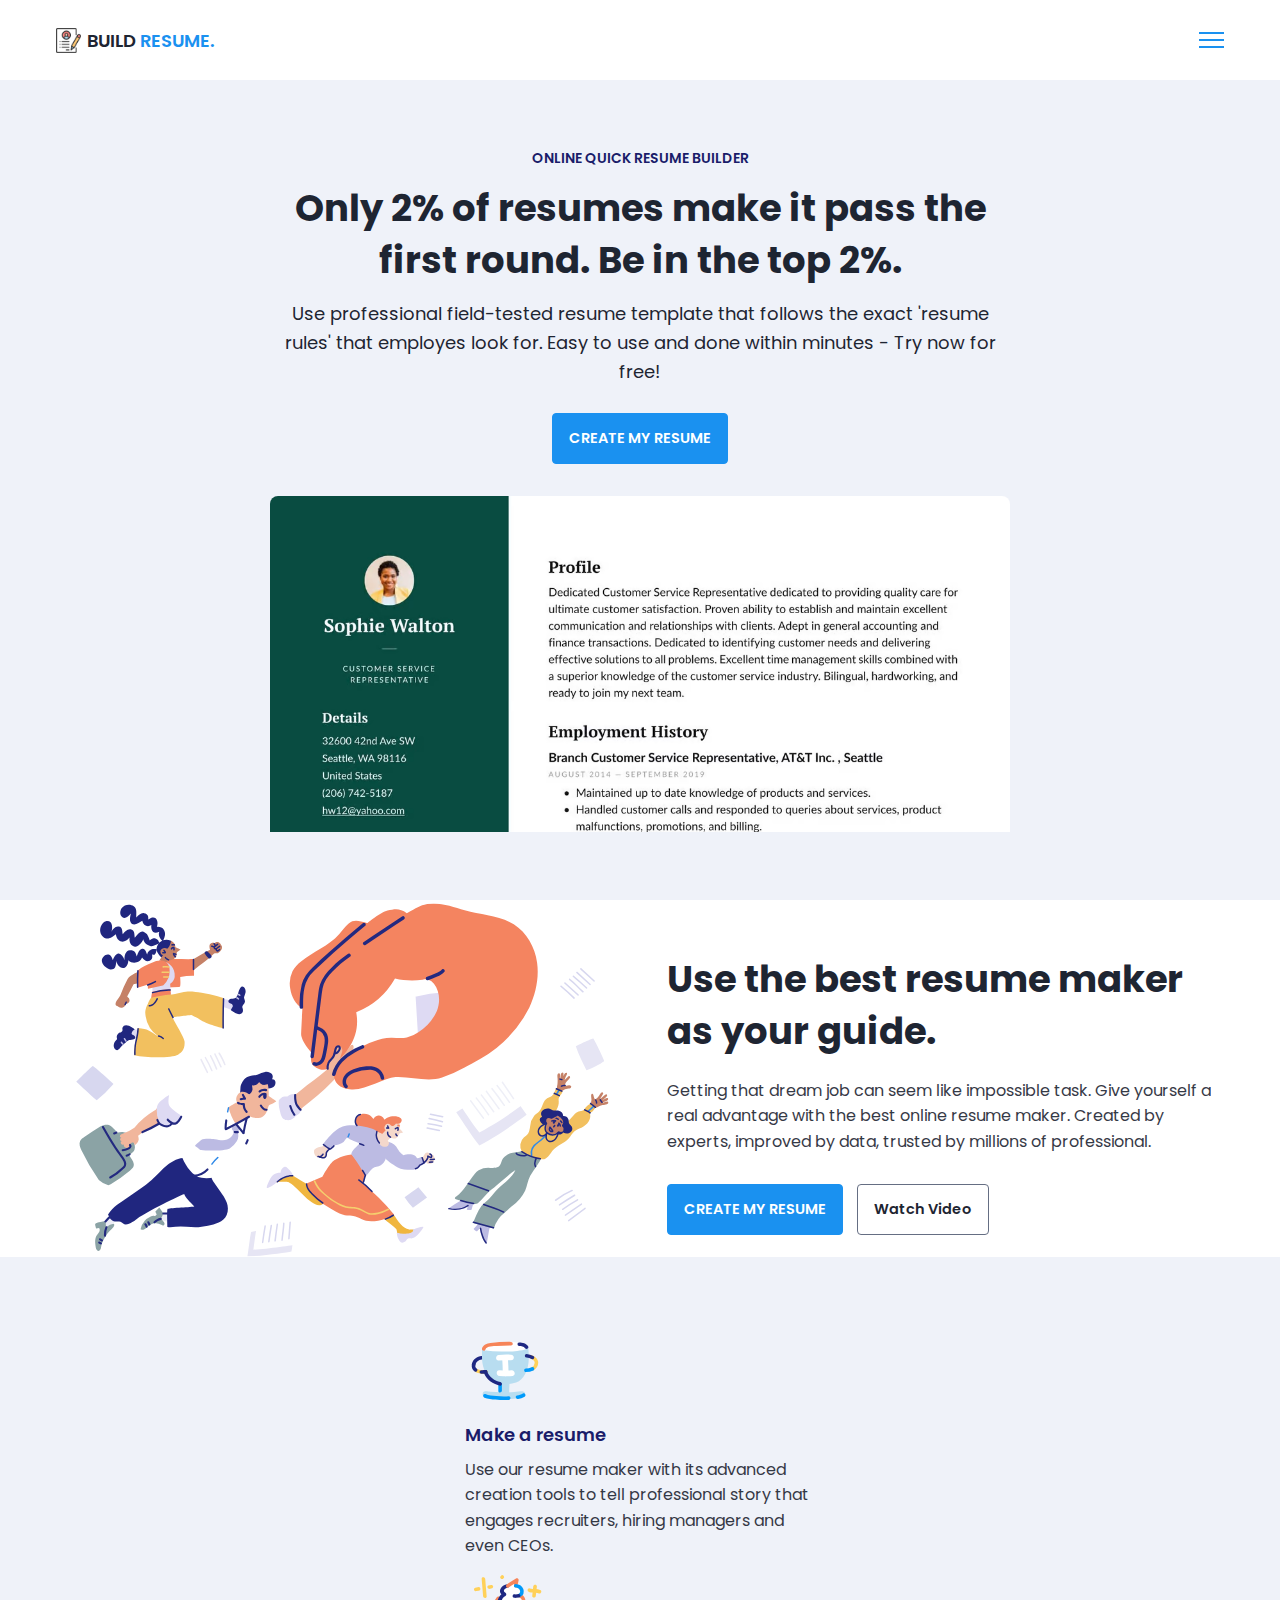
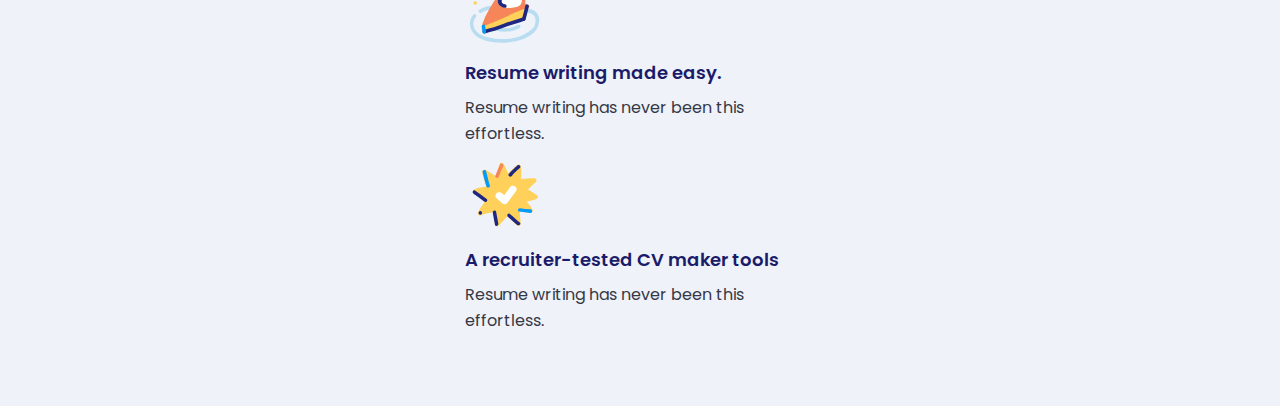
<file: index.html>
<!DOCTYPE html>
<html lang="en">

<head>
    <link rel="shortcut icon" href="favico.png" type="image/x-icon">
    <meta charset="UTF-8">
    <meta name="viewport" content="width=device-width, initial-scale=1.0">
    <title>Quick Resume Builder</title>
    <link rel="stylesheet" href="assets/css/main.css">
</head>

<body>


    <nav class="navbar bg-white">
        <div class="container">
            <div class="navbar-content">
                <div class="brand-and-toggler">
                    <a href="index.html" class="navbar-brand">
                        <img src="assets/images/curriculum-vitae.png" alt="" class="navbar-brand-icon">
                        <span class="navbar-brand-text">BUILD <span>RESUME.</span>
                    </a>
                    <button type="button" class="navbar-toggler-btn">
                        <div class="bars">
                            <div class="bar"></div>
                            <div class="bar"></div>
                            <div class="bar"></div>
                        </div>
                    </button>
                </div>
            </div>
        </div>
    </nav>

    <header class="header bg-bright" id="header">
        <div class="container">
            <div class="header-content text-center">
                <h6 class="text-uppercase text-blue-dark fs-14 fw-6">Online Quick Resume Builder</h6>
                <h1 class="lg-title">Only 2% of resumes make it pass the first round. Be in the top 2%. </h1>
                <p class="text-dark fs-18">Use professional field-tested resume template that follows the exact 'resume
                    rules' that employes look for. Easy to use and done within minutes - Try now for free!</p>
                <a href="resume.html" class="btn btn-primary text-uppercase">Create My Resume</a>
                <img src="assets/images/dublin-resume-templates.avif">
            </div>
        </div>
    </header>
    <div class="container">
        <div class="section-one-content">
            <div class="section-one-l">
                <img src="assets/images/visual-0c7080adf17f1f207276f613447c924f667dab34b7ac415cd7ef653172defd0b.svg">
            </div>
            <div class="section-one-r text-center">
                <h2 class="lg-title">Use the best resume maker as your guide.</h2>
                <p class="text">Getting that dream job can seem like impossible task. Give yourself a real advantage
                    with the best online resume maker. Created by experts, improved by data, trusted by millions of
                    professional.</p>
                <div class="btn-group">
                    <a href="resume.html" class="btn btn-primary text-uppercase">Create my resume</a>
                    <a href="#" class="btn btn-secondary">Watch Video</a>
                </div>
            </div>
        </div>
    </div>
    <div class="section-two bg-bright">
        <div class="container">
            <div class="section-two-content">
                <div class="section-item">
                    <div class="section-item">
                        <div class="section-item-icon">
                            <img src="assets/images/feature-1-edf4481d69166ac81917d1e40e6597c8d61aa970ad44367ce78049bf830fbda5.svg"
                                alt="">
                        </div>
                        <h5 class="section-item-title">Make a resume</h5>
                        <p class="text">Use our resume maker with its advanced creation tools to tell professional story
                            that engages recruiters, hiring managers and even CEOs.</p>
                        <div class="section-item-icon">
                            <img src="assets/images/feature-2-a7a471bd973c02a55d1b3f8aff578cd3c9a4c5ac4fc74423d94ecc04aef3492b.svg"
                                alt="">
                        </div>
                        <h5 class="section-item-title">Resume writing made easy.</h5>
                        <p class="text">Resume writing has never been this effortless. </p>
                        <div class="section-item-icon">
                            <img src="assets/images/feature-3-4e87a82f83e260488c36f8105e26f439fdc3ee5009372bb5e12d9421f32eabdd.svg"
                                alt="">
                        </div>
                        <h5 class="section-item-title">A recruiter-tested CV maker tools</h5>
                        <p class="text">Resume writing has never been this effortless. </p>
                    </div>
                </div>
            </div>
        </div>
    </div>
    <script src="assets/js/Authenticity.js"></script>
</body>

</html>
</file>
<file: assets/css/main.css>
@import url('https://fonts.googleapis.com/css2?family=Manrope:wght@200;300;400;500;600;700;800&family=Poppins:ital,wght@0,100;0,200;0,300;0,400;0,500;0,600;0,700;0,800;0,900;1,100;1,200;1,300;1,400;1,500;1,600;1,700;1,800;1,900&display=swap');

:root{
    --clr-blue: #1A91F0;
    --clr-blue-mid: #1170CD;
    --clr-blue-dark: #1A1C6A;
    --clr-white: #fff;
    --clr-bright: #EFF2F9;
    --clr-dark: #1e2532;
    --clr-black: #000;
    --clr-grey: #656e83;
    --clr-green: #084C41;
    --font-poppins: 'Poppins', sans-serif;
    --font-manrope: 'Manrope', sans-serif;;
    --transition: all 300ms ease-in-out;
}

*{
    padding: 0;
    margin: 0;
    box-sizing: border-box;
}

html{
    font-size: 10px;
}

body{
    font-size: 1.6rem;
    font-family: var(--font-poppins);
}

button{
    border: none;
    background-color: transparent;
    outline: 0;
    cursor: pointer;
    font-family: inherit;
}

img{
    width: 100%;
    display: block;
}

a{
    text-decoration: none;
}

/* fonts */
.font-poppins{font-family: var(--font-poppins);}
.font-manrope{font-family: var(--font-manrope);}

/* text colors */
.text-blue{color: var(--clr-blue);}
.text-blue-mid{color: var(--clr-blue-mid);}
.text-blue-dark{color: var(--clr-blue-dark);}
.text-bright{color: var(--clr-bright);}
.text-dark{color: var(--clr-dark);}
.text-grey{color: var(--clr-grey);}
.text-white{color: var(--clr-white);}

/* backgrounds */
.bg-blue{background-color: var(--clr-blue);}
.bg-blue-mid{background-color: var(--clr-blue-mid);}
.bg-blue-dark{background-color: var(--clr-blue-dark);}
.bg-bright{background-color: var(--clr-bright);}
.bg-dark{background-color: var(--clr-dark);}
.bg-grey{background-color: var(--clr-grey);}
.bg-white{background-color: var(--clr-white);}
.bg-black{background-color: var(--clr-black);}
.bg-green{background-color: var(--clr-green);}

.text-center{ text-align: center;}
.text-left{text-align: left;}
.text-right{text-align: right;}
.text-uppercase{text-transform: uppercase;}
.text-lowercase{text-transform: lowercase;}
.text-capitalize{text-transform: capitalize;}
.text{
    color: var(--clr-dark);
    opacity: 0.9;
    margin: 2rem 0;
    line-height: 1.6;
}

.fw-2{font-weight: 200;}
.fw-3{font-weight: 300;}
.fw-4{font-weight: 400;}
.fw-5{font-weight: 500;}
.fw-6{font-weight: 600;}
.fw-7{font-weight: 700;}
.fw-8{font-weight: 800;}

.fs-13{font-size: 13px;}
.fs-14{font-size: 14px;}
.fs-15{font-size: 15px;}
.fs-16{font-size: 16px;}
.fs-17{font-size: 17px;}
.fs-18{font-size: 18px;}
.fs-19{font-size: 19px;}
.fs-20{font-size: 20px;}
.fs-21{font-size: 21px;}
.fs-22{font-size: 22px;}
.fs-23{font-size: 23px;}
.fs-24{font-size: 24px;}
.fs-25{font-size: 25px;}

.ls-1{letter-spacing: 1px;}
.ls-2{letter-spacing: 2px;}

.container{
    max-width: 1200px;
    margin: 0 auto;
    padding: 0 1.6rem;
}

/* bars button */
.bars{
    display: flex;
    flex-direction: column;
    justify-content: space-between;
    height: 16.5px;
    width: 25px;
}
.bars .bar{
    width: 100%;
    height: 2px;
    background-color: var(--clr-blue);
    transition: var(--transition);
}

.bars:hover .bar{
    background-color: var(--clr-dark);
}

/* buttons */
.btn{
    font-size: 14.5px;
    font-weight: 600;
    padding: 1.4rem 1.6rem;
    border-radius: 4px;
    display: inline-block;
}

.btn-primary{
    background-color: var(--clr-blue);
    color: var(--clr-white);
    border: 1px solid var(--clr-blue);
    transition: var(--transition);
}

.btn-primary:hover{
    background-color: transparent;
    color: var(--clr-dark);
    border-color: var(--clr-grey);
}

.btn-secondary{
    background-color: transparent;
    color: var(--clr-dark);
    border: 1px solid var(--clr-grey);
    transition: var(--transition);
}

.btn-secondary:hover{
    background-color: var(--clr-blue);
    color: var(--clr-white);
    border-color: var(--clr-blue);
}

.btn-group button:first-child, .btn-group a:first-child{
    margin-right: 1rem!important;
}

/* navbar part */
.navbar{
    height: 80px;
    display: flex;
    align-items: center;
    box-shadow: rgba(0, 0, 0, 0.08) 0px 3px 8px;
}

.navbar .container{
    width: 100%;
}

.navbar-brand{
    display: flex;
    align-items: center;
    justify-content: flex-start;
    font-size: 1.8rem;
}
.navbar-brand-text{
    color: var(--clr-dark);
    font-weight: 600;
}
.navbar-brand-text span{
    color: var(--clr-blue);
}
.navbar-brand-icon{
    width: 25px;
    margin-right: 6px;
    opacity: 0.8;
}
.brand-and-toggler{
    display: flex;
    align-items: center;
    justify-content: space-between;
}
.header{
    min-height: calc(100vh - 80px);
    display: flex;
    flex-direction: column;
    align-items: center;
    justify-content: center;
}
.header-content{
    max-width: 740px;
    margin-right: auto;
    margin-left: auto;
}
.header-content img{
    max-width: 760px;
    border-top-right-radius: 8px;
    border-top-left-radius: 8px;
    margin-top: 3.2rem;
}
.lg-title{
    margin: 1.4rem 0;
    font-size: 37px;
    line-height: 1.4;
    color: var(--clr-dark);
}
.header-content p{
    margin-bottom: 2.6rem;
    line-height: 1.6;
}


/* section one */
.section-one{
    padding: 64px 0;
    min-height: 80vh;
    display: flex;
    align-items: center;
}
.section-one-l img{
    max-width: 545px;
    margin-right: auto;
    margin-left: auto;
}
.section-one-r{
    margin-top: 4rem;
}

.section-one .btn-group{
    margin-top: 2rem;
}
.section-one-r{
    max-width: 545px;
    margin-right: auto;
    margin-left: auto;
}
.section-one-r .btn-group{
    margin-top: 3rem;
}

/* section two */
.section-two{
    padding: 64px 0;
}
.section-two .section-items{
    display: grid;
    gap: 2rem;
}

.section-two .section-item{
    max-width: 350px;
    text-align: center;
    margin-right: auto;
    margin-left: auto;
}
.section-two .section-item-icon{
    margin: 1rem 0;
}
.section-two .section-item-icon img{
    width: 80px;
    margin-right: auto;
    margin-left: auto;
}
.section-two .section-item-title{
    color: var(--clr-blue-dark);
    font-size: 1.8rem;
    font-weight: 600;
}
.section-two .text{
    margin: 0.9rem 0;
}

/* footer */
.footer{
    padding: 3rem 0;
}
.footer-content p{
    color: var(--clr-grey);
}
.footer-content p span{
    color: var(--clr-white);
}

/* media queries */
@media screen and (min-width: 768px){
    .section-two .section-items{
        grid-template-columns: repeat(2, 1fr);
    }
}

@media screen and (min-width: 992px){
    .section-one-content{
        display: grid;
        grid-template-columns: repeat(2, 1fr);
        column-gap: 3rem;
    }
    .section-one-r{
        text-align: left;
    }
    .section-two .section-items{
        grid-template-columns: repeat(3, 1fr);
    }
    .section-two .section-item{
        text-align: left;
    }
    .section-two .section-item-icon img{
        margin-left: 0;
    }
}

/* resume page */
#about-sc{
    padding: 64px 0;
}

.cv-form-row-title{
    background-color: var(--clr-dark);
    padding: 0.8rem 1.6rem;
    margin-bottom: 2rem;
}

.cv-form-row-title h3{
    color: var(--clr-white);
    font-weight: 500;
    text-transform: uppercase;
    letter-spacing: 1.5px;
    font-size: 1.7rem;
}
.cv-form-blk{
    margin: 3rem 0;
}
.cv-form-row{
    padding: 3rem 2rem 0 2rem;
    border: 1px solid rgba(0, 0, 0, 0.08);
    margin-bottom: 1rem;
    position: relative;
}
textarea{
    resize: none;
}
.form-elem{
    margin-bottom: 3rem;
    position: relative;
}
.form-label{
    display: block;
    font-weight: 600;
    font-size: 14px;
    color: var(--clr-dark);
    margin-bottom: 0.5rem;
}
.form-control{
    border-radius: none;
    border: 1px solid rgba(0, 0, 0, 0.1);
    font-size: 14px;
    padding: 0.8rem 1.6rem;
    font-family: inherit;
    width: 100%;
    outline: 0;
    transition: var(--transition);
}

.form-control:focus{
    border-color: rgba(0, 0, 0, 0.3);
}
.form-text{
    color: #ca0b00;
    font-size: 12px;
    position: absolute;
    letter-spacing: 0.5px;
    top: calc(100% + 2px);
    left: 0;
    width: 100%;
}
.cols-3, .cols-2{
    display: grid;
}
.repeater-add-btn{
    width: 25px;
    height: 25px;
    background-color: var(--clr-blue-mid);
    font-size: 1.6rem;
    color: var(--clr-white);
    margin: 1rem 0;
}
.repeater-remove-btn{
    position: absolute;
    top: 10px;
    right: 10px;
    z-index: 999;
    width: 25px;
    height: 25px;
    border-radius: 50%;
    background-color: #ca0b00;
    color: var(--clr-white);
    font-size: 1.6rem;
}

/* preview section */
.preview-cnt{
    border-radius: 5px;
    display: grid;
    grid-template-columns: 32% auto;
    box-shadow: rgba(149, 157, 165, 0.2) 0px 8px 24px;
    overflow: hidden;
}

.preview-cnt-l{
    padding: 3rem 3rem 2rem 3rem;
}
.preview-cnt-r{
    padding: 3rem 3rem 3rem 4rem;
}
.preview-cnt-l .preview-blk:nth-child(1){
    text-align: center;
}
.preview-image{
    width: 120px;
    height: 120px;
    border-radius: 50%;
    overflow: hidden;
    margin-right: auto;
    margin-left: auto;
}
.preview-image img{
    width: 100%;
    height: 100%;
    object-fit: cover;
}
.preview-item-name{
    font-size: 2.4rem;
    font-weight: 600;
    margin: 1.8rem 0;
    position: relative;
}
.preview-item-name::after{
    position: absolute;
    content: "";
    bottom: -10px;
    width: 50px;
    height: 1.5px;
    background-color: rgba(255, 255, 255, 0.5);
    left: 50%;
    transform: translateX(-50%);
}
.preview-blk{
    padding: 1rem 0;
    margin-bottom: 1rem;
}
.preview-blk-title h3{
    text-transform: uppercase;
    letter-spacing: 0.5px;
    border-bottom: 0.5px solid rgba(0, 0, 0, 0.08);
    padding-bottom: 0.5rem;
}
.preview-blk-title{
    margin-bottom: 1rem;
}
.preview-blk-list .preview-item{
    font-size: 1.5rem;
    margin-bottom: 0.2rem;
    opacity: 0.95;
}
.preview-cnt-r .preview-blk-title{
    color: var(--clr-dark);
}
.preview-cnt-r .preview-blk-list .preview-item{
    margin-top: 1.8rem;
}

.achievements-items.preview-blk-list .preview-item span:first-child,
.educations-items.preview-blk-list .preview-item span:first-child,
.experiences-items.preview-blk-list .preview-item span:first-child{
    display: block;
    font-weight: 600;
    margin-bottom: 1rem;
    background-color: rgba(0, 0, 0, 0.03);
}

.educations-items.preview-blk-list .preview-item span:nth-child(2),
.experiences-items.preview-blk-list .preview-item span:nth-child(2){
    font-weight: 600;
    margin-right: 1rem;
}

.educations-items.preview-blk-list .preview-item span:nth-child(3),
.experiences-items.preview-blk-list .preview-item span:nth-child(3){
    font-style: italic;
    margin-right: 1rem;
}

.educations-items.preview-blk-list .preview-item span:nth-child(4),
.educations-items.preview-blk-list .preview-item span:nth-child(5),
.experiences-items.preview-blk-list .preview-item span:nth-child(4),
.experiences-items.preview-blk-list .preview-item span:nth-child(5){
    margin-right: 1rem;
    background-color: var(--clr-green);
    color: var(--clr-white);
    padding: 0 1rem;
    border-radius: 0.6rem;
}

.educations-items.preview-blk-list .preview-item span:nth-child(6),
.experiences-items.preview-blk-list .preview-item span:nth-child(6){
    font-size: 13.5px;
    display: block;
    opacity: 0.8;
    margin-top: 1rem;
}
.projects-items.preview-blk-list .preview-item span{
    display: block;
}

@media screen and (min-width: 768px){
    .cols-3{
        grid-template-columns: repeat(3, 1fr);
        column-gap: 2rem;
    }
    .cols-2{
        grid-template-columns: repeat(2, 1fr);
        column-gap: 2rem;
    }
}

@media screen and (min-width: 992px){
    .cv-form-row{
        padding: 3rem 3rem 0rem 3rem;
    }
    .cols-3{
        grid-template-columns: repeat(3, 1fr);
    }
}

.print-btn-sc{
    margin: 2rem 0 6rem 0;
}

/* print section */
@media print{
    body *{
        visibility: hidden;
    }

    .non_print_area{
        display: none;
    }

    .print_area, .print_area *{
        visibility: visible;
    }

    .print_area{
        width: 100%;
        position: absolute;
        left: 0;
        top: 0;
        overflow: hidden;
    }
}
</file>
